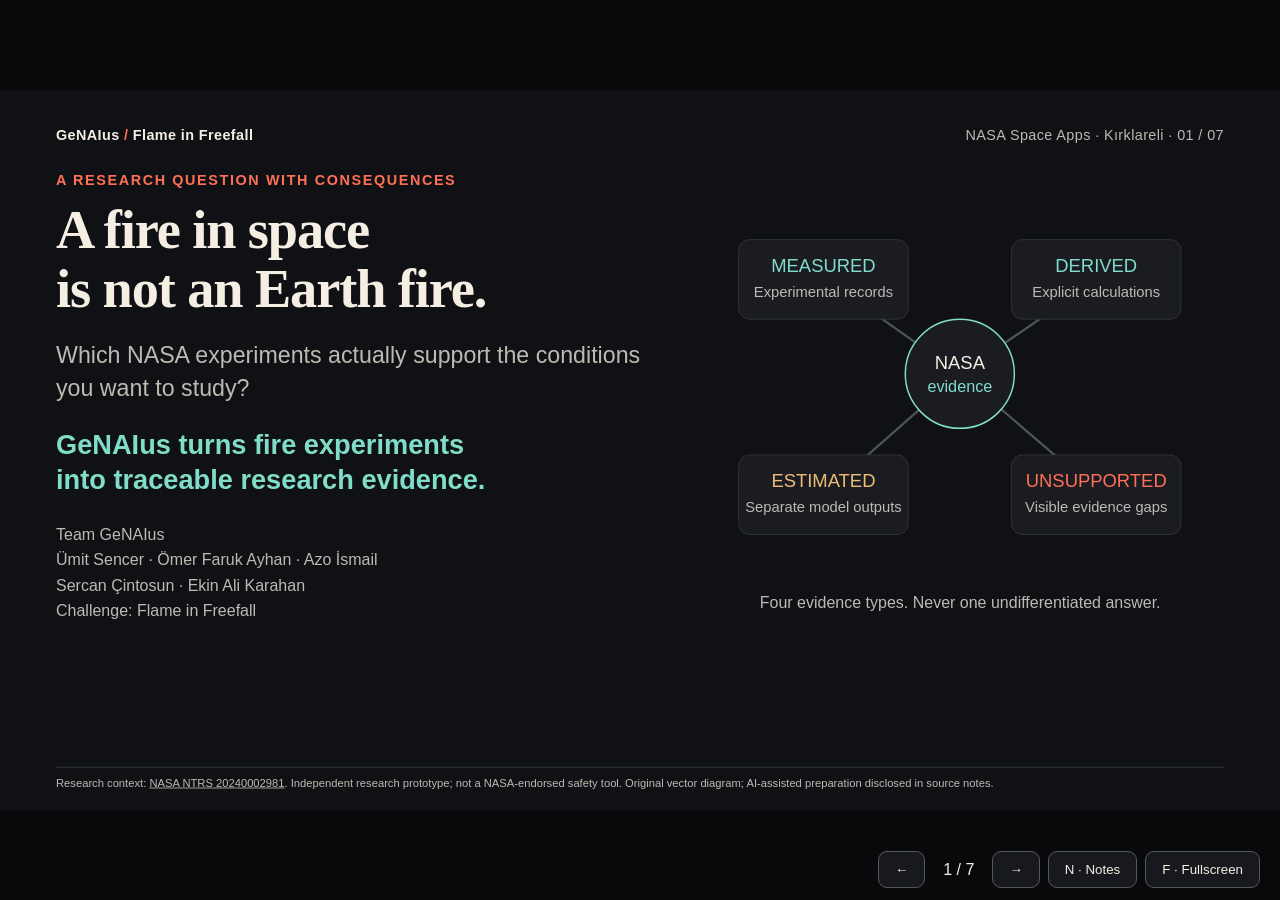
<file: docs/presentation/index.html>
<!doctype html>
<html lang="en">
<head>
<meta charset="utf-8"><meta name="viewport" content="width=device-width,initial-scale=1">
<meta name="description" content="GeNAIus: a seven-slide evidence-led NASA Space Apps Flame in Freefall research demo.">
<meta name="author" content="Team GeNAIus"><meta name="generator" content="AI-assisted HTML presentation; claims reviewed against project evidence">
<title>GeNAIus | From fire experiments to usable evidence</title>
<style>
:root{--bg:#101114;--panel:#1a1c21;--text:#f4eee3;--muted:#bdbab3;--red:#ff7056;--teal:#80ddc7;--line:#383b43}
*{box-sizing:border-box}body{margin:0;background:#08090b;color:var(--text);font-family:Arial,'Segoe UI',sans-serif}#deck{position:fixed;width:1600px;height:900px;left:50%;top:50%;transform-origin:center;background:var(--bg)}.slide{display:none;width:1600px;height:900px;padding:46px 70px 72px;position:relative;overflow:hidden}.slide.active{display:block}.top{display:flex;justify-content:space-between;align-items:center;color:var(--muted);font-size:18px;letter-spacing:.5px;margin-bottom:36px}.brand{color:var(--text);font-weight:700}.brand span{color:var(--red)}.kicker{color:var(--red);font-size:18px;font-weight:700;letter-spacing:2px;text-transform:uppercase;margin:0 0 15px}h1{font-family:Georgia,serif;font-size:59px;line-height:1.08;letter-spacing:-1.4px;margin:0 0 24px}h2{font-size:28px;line-height:1.2;margin:0 0 14px}p{margin:0}.lead{font-size:29px;line-height:1.45;color:var(--muted);max-width:1150px}.accent{color:var(--teal)}.row{display:grid;grid-template-columns:1fr 1.13fr;gap:40px;align-items:center}.grid3{display:grid;grid-template-columns:repeat(3,1fr);gap:22px}.grid2{display:grid;grid-template-columns:1fr 1fr;gap:24px}.card{background:var(--panel);border:1px solid var(--line);border-radius:16px;padding:25px}.card p{font-size:23px;line-height:1.45;color:var(--muted)}.num{font-size:72px;font-weight:700;letter-spacing:-2px;color:var(--teal);line-height:1.05;margin:10px 0}.small{font-size:20px;line-height:1.45;color:var(--muted)}.eyebrow{font-size:17px;letter-spacing:1.4px;text-transform:uppercase;color:var(--teal);margin-bottom:16px}.tag{display:inline-block;border:1px solid var(--line);border-radius:30px;font-size:19px;padding:9px 16px;margin:0 8px 8px 0}.takeaway{border-left:4px solid var(--red);padding:14px 22px;font-size:26px;line-height:1.4;margin-top:24px;background:#191b20}.source{position:absolute;bottom:24px;left:70px;right:70px;border-top:1px solid var(--line);padding-top:10px;color:var(--muted);font-size:14px;line-height:1.35}.source a{color:inherit}.shot{margin:0;background:#060608;border:1px solid var(--line);border-radius:16px;padding:14px}.shot img{display:block;width:100%;height:350px;object-fit:contain}.shot figcaption{color:var(--muted);font-size:17px;padding:10px 3px 0}.steps{display:grid;gap:20px}.step{display:grid;grid-template-columns:40px 1fr;gap:15px;align-items:start}.step b{color:var(--teal);font-size:25px}.step h2{font-size:27px;margin:0 0 7px}.step p{font-size:23px;color:var(--muted);line-height:1.4}.flow{display:grid;grid-template-columns:1fr 34px 1fr 34px 1fr 34px 1fr;align-items:center;gap:10px;margin-top:30px}.flow .card{min-height:137px;padding:23px 20px}.flow h2{font-size:23px}.flow p{font-size:20px}.arrow{color:var(--red);font-size:30px;text-align:center}.state{font-size:32px;font-weight:bold;letter-spacing:1px;margin-bottom:12px}.state.t{color:var(--teal)}.state.p{color:#edbc75}.state.g{color:var(--red)}.timing{display:grid;grid-template-columns:1fr auto 1fr;align-items:center;gap:24px;border-top:2px solid var(--line);border-bottom:2px solid var(--line);padding:22px 0;margin:26px 0}.timing strong{font-size:57px;color:var(--teal)}.timing p{font-size:22px;color:var(--muted);margin-top:7px}.delta{font-size:24px;color:var(--red);text-align:center}.warn{border-left:3px solid #edbc75;padding-left:17px;color:#edbc75!important}.cover h1{font-size:68px}.cover .row{grid-template-columns:1.13fr 1fr;gap:55px}.cover .lead{font-size:29px}.team{margin-top:30px;font-size:20px;color:var(--muted);line-height:1.6}.call{font-size:34px;color:var(--teal);font-weight:700;margin-top:27px;line-height:1.3}.close h1{font-size:62px}.close .grid2{margin-top:30px}.close .card{padding:28px}.close .card p{font-size:24px}.link{color:var(--teal);text-decoration:underline;text-underline-offset:5px}.horizon{margin-top:22px;font-size:21px;color:var(--muted)}nav{position:fixed;right:20px;bottom:12px;display:flex;gap:8px;align-items:center;z-index:10}button{border:1px solid #565860;background:#17191e;color:var(--text);padding:10px 16px;border-radius:9px;cursor:pointer}button:focus-visible{outline:3px solid var(--teal)}#counter{padding:0 10px}aside.notes{display:none}#speaker{position:fixed;bottom:64px;left:20px;right:20px;background:#08090bf5;border:1px solid var(--teal);padding:22px;font-size:21px;line-height:1.5;z-index:11;max-height:35vh;overflow:auto}#speaker[hidden]{display:none}
@media print{@page{size:1600px 900px;margin:0}body{background:var(--bg);print-color-adjust:exact;-webkit-print-color-adjust:exact}#deck{position:static;transform:none!important;width:1600px;height:auto}.slide{display:block!important;break-after:page;page-break-after:always}.slide:last-child{break-after:auto;page-break-after:auto}nav,#speaker{display:none!important}}
@media(prefers-reduced-motion:reduce){*{scroll-behavior:auto!important}}
.slide[aria-label="Scenario coverage and evidence gaps"] .shot img{height:300px}
</style>
</head>
<body><main id="deck">
<section class="slide cover active" aria-label="Project, challenge and team">
<div class="top"><div class="brand">GeNAIus<span> / </span>Flame in Freefall</div><div>NASA Space Apps · Kırklareli · 01 / 07</div></div>
<p class="kicker">A research question with consequences</p>
<div class="row">
<div><h1>A fire in space<br>is not an Earth fire.</h1><p class="lead">Which NASA experiments actually support the conditions you want to study?</p><p class="call">GeNAIus turns fire experiments<br>into traceable research evidence.</p><p class="team">Team GeNAIus<br>Ümit Sencer · Ömer Faruk Ayhan · Azo İsmail<br>Sercan Çintosun · Ekin Ali Karahan<br>Challenge: Flame in Freefall</p></div>
<figure style="margin:0" aria-label="Four distinct kinds of research output">
<svg viewBox="0 0 630 510" role="img" aria-label="NASA evidence connects to measured, derived, estimated and unsupported outputs" style="width:100%;height:470px">
<path d="M315 220 L145 100 M315 220 L490 100 M315 220 L145 370 M315 220 L490 370" fill="none" stroke="#4d535c" stroke-width="3"/>
<circle cx="315" cy="220" r="74" fill="#1a1c21" stroke="#80ddc7" stroke-width="2"/>
<text x="315" y="213" text-anchor="middle" fill="#f4eee3" font-size="25" font-family="Arial">NASA</text><text x="315" y="245" text-anchor="middle" fill="#80ddc7" font-size="22" font-family="Arial">evidence</text>
<g font-family="Arial" text-anchor="middle"><rect x="15" y="38" width="230" height="108" rx="15" fill="#1a1c21" stroke="#383b43"/><text x="130" y="82" fill="#80ddc7" font-size="25">MEASURED</text><text x="130" y="116" fill="#bdbab3" font-size="20">Experimental records</text>
<rect x="385" y="38" width="230" height="108" rx="15" fill="#1a1c21" stroke="#383b43"/><text x="500" y="82" fill="#80ddc7" font-size="25">DERIVED</text><text x="500" y="116" fill="#bdbab3" font-size="20">Explicit calculations</text>
<rect x="15" y="330" width="230" height="108" rx="15" fill="#1a1c21" stroke="#383b43"/><text x="130" y="374" fill="#edbc75" font-size="25">ESTIMATED</text><text x="130" y="408" fill="#bdbab3" font-size="20">Separate model outputs</text>
<rect x="385" y="330" width="230" height="108" rx="15" fill="#1a1c21" stroke="#383b43"/><text x="500" y="374" fill="#ff7056" font-size="25">UNSUPPORTED</text><text x="500" y="408" fill="#bdbab3" font-size="20">Visible evidence gaps</text></g>
</svg><figcaption class="small" style="text-align:center">Four evidence types. Never one undifferentiated answer.</figcaption></figure>
</div>
<p class="source">Research context: <a href="https://ntrs.nasa.gov/citations/20240002981">NASA NTRS 20240002981</a>. Independent research prototype; not a NASA-endorsed safety tool. Original vector diagram; AI-assisted preparation disclosed in source notes.</p>
<aside class="notes">30 seconds. Introduce the team and challenge. Ask which experiment supports the condition. The product separates measurements, calculations, estimates and gaps.</aside>
</section>
<section class="slide" aria-label="NASA data integration">
<div class="top"><div class="brand">GeNAIus<span> / </span>NASA data is the foundation</div><div>02 / 07</div></div>
<p class="kicker">Relevance · From archive to usable records</p><h1>Different experiments. Different questions.</h1>
<p class="lead">We preserve the physical context instead of pooling incompatible evidence.</p>
<div class="grid2" style="margin-top:30px">
<article class="card"><p class="eyebrow">PSI-25 · BASS-II · Solid materials</p><div class="num">129 <span style="font-size:29px;color:var(--text)">test runs</span></div><p>107 unique sample IDs.<br>Material, geometry and initial/final gas readings.</p></article>
<article class="card"><p class="eyebrow">PSI-69 · FLEX · Liquid droplets</p><div class="num">274 <span style="font-size:29px;color:var(--text)">test runs</span></div><p>Fuel, atmosphere, pressure and initial diameter.<br>Burning-rate and experiment-end outcomes.</p></article>
</div>
<div class="takeaway"><strong>403 core runs</strong> power table analysis. A <strong>24-study catalog</strong> supports discovery.</div>
<p class="small" style="margin-top:23px">Separate supporting modules: CFI · SAFFIRE-II · published SAFFIRE IV-VI results · SAME/SAME-2 smoke evidence.</p>
<p class="source">NASA PSI: <a href="https://doi.org/10.60555/4qc4-de67">BASS-II DOI 10.60555/4qc4-de67</a> · <a href="https://doi.org/10.60555/mbq8-0451">FLEX DOI 10.60555/mbq8-0451</a>. Counts: psi_core_manifest.json and psi_24_source_manifest.json. Catalog entries are not all fully integrated datasets.</p>
<aside class="notes">40 seconds. Explain solids versus droplets. NASA data drives calculations and model training. The catalogue is broader than the integrated numerical core; supporting experiments remain separate.</aside>
</section>
<section class="slide" aria-label="Material Lab user journey">
<div class="top"><div class="brand">GeNAIus<span> / </span>Material Lab & Data</div><div>03 / 07</div></div>
<p class="kicker">User journey · A researcher comparing materials</p><h1>From a question to the actual test.</h1>
<div class="row" style="margin-top:30px;grid-template-columns:.8fr 1.2fr">
<div class="steps"><div class="step"><b>01</b><div><h2>Select conditions.</h2><p>Choose oxygen, material and geometry.</p></div></div><div class="step"><b>02</b><div><h2>Compare measured results.</h2><p>Inspect valid gas changes and their spread.</p></div></div><div class="step"><b>03</b><div><h2>Inspect and export evidence.</h2><p>Keep test IDs, units and source locations.</p></div></div></div>
<figure class="shot"><img src="assets/material-lab.png" alt="Actual Material Lab scatter plot comparing recorded starting oxygen and CO change"><figcaption>Actual product · each point is a recorded BASS-II test.</figcaption></figure>
</div>
<div class="takeaway">Missing readings stay missing. Measurement comparisons are not safety rankings.</div>
<p class="source">NASA PSI-25 CSV and ReadMe; frontend/js/lab.js and stats.js; src/genaius/analytics.py and data/query.py. Raw values and initial/final status remain distinct. SHA-256 establishes file identity, not scientific validity.</p>
<aside class="notes">40 seconds. Follow one user journey: choose, compare, inspect. Point at a measured dot. Explain that the source record can be opened and exported; no gas value is invented for missing endpoints.</aside>
</section>
<section class="slide" aria-label="Scenario coverage and evidence gaps">
<div class="top"><div class="brand">GeNAIus<span> / </span>Fire Animation & Scenario Check</div><div>04 / 07</div></div>
<p class="kicker">Creative contribution · Make the limits visible</p><h1>A nearby test is not the same test.</h1>
<div class="row" style="grid-template-columns:.85fr 1.15fr;margin-top:25px">
<div><p class="lead">“Was PMMA at 34% oxygen tested for a Moon habitat?”</p><div class="state g" style="margin-top:28px">GAP in our indexed core.</div><p class="small">This is not a claim that NASA has never tested the condition.</p><p class="small" style="margin-top:24px">The animation explains the concept; it is not CFD or a measured test replay.</p></div>
<figure class="shot"><img src="assets/scenario.png" alt="Actual GAP result for PMMA at 34 percent oxygen and Moon gravity"><figcaption>Actual product · nearest records retain their condition differences.</figcaption></figure>
</div>
<div class="grid3" style="margin-top:23px"><article class="card"><div class="state t">TESTED</div><p>A recorded test matches all supplied conditions.</p></article><article class="card"><div class="state p">PARTIAL</div><p>Fuel and oxygen match; other conditions differ or are unrecorded.</p></article><article class="card"><div class="state g">GAP</div><p>No fuel/material and oxygen match in the indexed core.</p></article></div>
<p class="source">scenario_check.py: strict match ±0.05 O₂ percentage points, ±0.01 atm. Fire's nearby FLEX reference window starts at ±2 O₂ points / ±0.1 atm and may widen; it does not determine TESTED status. All labels describe indexed evidence, not safety.</p>
<aside class="notes">45 seconds. Show the GAP screenshot. A nearby test can be useful without matching the requested condition. Distinguish the wider reference search from the strict scenario labels.</aside>
</section>
<section class="slide" aria-label="SAFFIRE VI-3 case demonstration">
<div class="top"><div class="brand">GeNAIus<span> / </span>SAFFIRE Case Study</div><div>05 / 07</div></div>
<p class="kicker">A concrete case · Uncrewed Cygnus spacecraft</p><h1>344 seconds that need context.</h1>
<div class="row" style="margin-top:25px;grid-template-columns:1fr 1fr">
<div><p class="lead">Saffire VI-3: connect published fire and smoke observations.</p><div class="timing"><div><strong>637 s</strong><p>Ignition</p></div><div class="delta">+344 s<br><span class="small">derived</span></div><div><strong>981 s</strong><p>Smoke criterion</p></div></div><p class="small">The authors selected 1 mg/m³ as a smoke-concentration criterion.</p><p class="small warn" style="margin-top:24px">This interval is not an operational alarm delay or a crew-exposure calculation.</p></div>
<figure class="shot"><img src="assets/case-timeline.png" alt="Actual SAFFIRE VI-3 case timeline with source-linked events"><figcaption>Actual product · conditions, gas results and event sources stay linked.</figcaption></figure>
</div>
<div class="takeaway">Reported observation + explicit derivation + visible limitation.</div>
<p class="source">NASA NTRS <a href="https://ntrs.nasa.gov/citations/20240002981">20240002981, p.5 / Fig.7</a> · <a href="https://ntrs.nasa.gov/citations/20240007488">20240007488, slides 16-19 / 21</a>. Derived interval: 981 - 637 = 344 s. Reported burn duration (780 s) is separate from flow termination.</p>
<aside class="notes">45 seconds. State the two reported timestamps and our derived difference. Never call this operational alarm latency. This is evidence integration, not a new physical discovery.</aside>
</section>
<section class="slide" aria-label="Methods and validation">
<div class="top"><div class="brand">GeNAIus<span> / </span>Evidence Assistant & FLEX Models</div><div>06 / 07</div></div>
<p class="kicker">Validity · Different tools for different jobs</p><h1>Calculations stay outside the language model.</h1>
<div class="flow"><article class="card"><h2>NASA sources</h2><p>CSV / XLSX / reports</p></article><span class="arrow">→</span><article class="card"><h2>Retrieve & compute</h2><p>Typed tables + BM25</p></article><span class="arrow">→</span><article class="card"><h2>Optional LLM</h2><p>Evidence-bound wording</p></article><span class="arrow">→</span><article class="card"><h2>Check & cite</h2><p>Schema, IDs, units, fallback</p></article></div>
<div class="grid2" style="margin-top:25px">
<article class="card"><p class="eyebrow">Separate model · Ridge regression</p><h2>Burning-rate constant K</h2><div class="num" style="font-size:45px">R² 0.708</div><p>Recorded grouped-CV result.<br>Experimental estimates within data support.</p></article>
<article class="card"><p class="eyebrow">Separate model · Logistic regression</p><h2>Extinction classification</h2><p>Research score, not a safety probability.</p><p class="warn" style="margin-top:17px">32 of 82 non-extinction runs were falsely classified as extinction.</p></article>
</div>
<p class="small" style="margin-top:22px">Table/scenario answers bypass the LLM. Invalid synthesis falls back to deterministic evidence. Checks do not guarantee semantic truth.</p>
<p class="source">Stack: Python / FastAPI / Pydantic; JavaScript / SVG / Canvas; scikit-learn pipelines with GroupKFold. Evidence: flex_acceptance_v2.json (atmosphere + pressure grouping, threshold 0.5), answering/, openrouter.py, retrieval/bm25.py. Metrics are recorded evaluation results, not newly rerun benchmarks.</p>
<aside class="notes">60 seconds. Explain deterministic calculations versus optional wording. State the regression metric as explained variance, not accuracy. Disclose the classification weakness. No embeddings, no claim of zero hallucination, no guaranteed safety.</aside>
</section>
<section class="slide close" aria-label="Contribution, impact and next steps">
<div class="top"><div class="brand">GeNAIus<span> / </span>Flame in Freefall</div><div>07 / 07</div></div>
<p class="kicker">Impact · Make existing NASA knowledge easier to use</p><h1>Know what was tested.<br>See what still needs evidence.</h1>
<div class="grid2"><article class="card"><p class="eyebrow">What works today</p><h2>A traceable research workflow.</h2><p>Compare measurements, inspect sources, check coverage and explore separate model estimates.</p></article><article class="card"><p class="eyebrow">Who it can help</p><h2>Researchers and engineering teams.</h2><p>A clearer starting point for evidence review, experiment planning and further investigation.</p></article></div>
<div class="takeaway"><strong>Our contribution:</strong> connect the evidence without hiding its boundaries.</div>
<p class="horizon"><strong>Next validation:</strong> expert-reviewed questions, user studies and broader experimental coverage. Adoption and time savings have not been measured.</p>
<p style="margin-top:26px;font-size:25px"><a class="link" href="https://github.com/Umitsencer/genaius-flame-in-freefall">Open the project, data documentation and reproducible source</a></p>
<p class="source">Public project: github.com/Umitsencer/genaius-flame-in-freefall · Source references: docs/DATA_AND_MODELS.md · AI disclosure: docs/AI_USE.md. Independent research prototype, not operational fire protection or safety certification.</p>
<aside class="notes">40 seconds. Close with the integrated contribution, not a claim to have invented the underlying methods. Explain intended benefit and next validation. Point to the public project link for methods and sources.</aside>
</section>
</main>
<nav aria-label="Presentation controls"><button id="prev" aria-label="Previous slide">←</button><span id="counter">1 / 7</span><button id="next" aria-label="Next slide">→</button><button id="notes" aria-label="Presenter notes">N · Notes</button><button id="full" aria-label="Fullscreen">F · Fullscreen</button></nav>
<aside id="speaker" hidden aria-live="polite"></aside>
<script>
(function(){'use strict';var slides=Array.from(document.querySelectorAll('.slide')),i=0,deck=document.getElementById('deck'),speaker=document.getElementById('speaker');
function fit(){deck.style.transform='translate(-50%,-50%) scale('+Math.min(innerWidth/1600,innerHeight/900)+')'}
function go(n){i=Math.max(0,Math.min(slides.length-1,n));slides.forEach(function(s,k){s.classList.toggle('active',k===i);s.setAttribute('aria-hidden',String(k!==i))});document.getElementById('counter').textContent=(i+1)+' / '+slides.length;document.getElementById('prev').disabled=i===0;document.getElementById('next').disabled=i===slides.length-1;speaker.textContent=slides[i].querySelector('.notes').textContent;history.replaceState(null,'','#'+(i+1))}
function full(){if(document.fullscreenElement)document.exitFullscreen();else document.documentElement.requestFullscreen()}
window.goSlide=go;document.getElementById('prev').onclick=function(){go(i-1)};document.getElementById('next').onclick=function(){go(i+1)};document.getElementById('notes').onclick=function(){speaker.hidden=!speaker.hidden};document.getElementById('full').onclick=full;
addEventListener('keydown',function(e){if(e.ctrlKey||e.metaKey||e.altKey)return;if(['ArrowRight','PageDown',' '].includes(e.key)){e.preventDefault();go(i+1)}else if(['ArrowLeft','PageUp'].includes(e.key)){e.preventDefault();go(i-1)}else if(e.key==='Home')go(0);else if(e.key==='End')go(slides.length-1);else if(e.key.toLowerCase()==='n')speaker.hidden=!speaker.hidden;else if(e.key.toLowerCase()==='f')full()});addEventListener('resize',fit);fit();go((parseInt(location.hash.slice(1),10)||1)-1);
})();
</script></body></html>
</file>
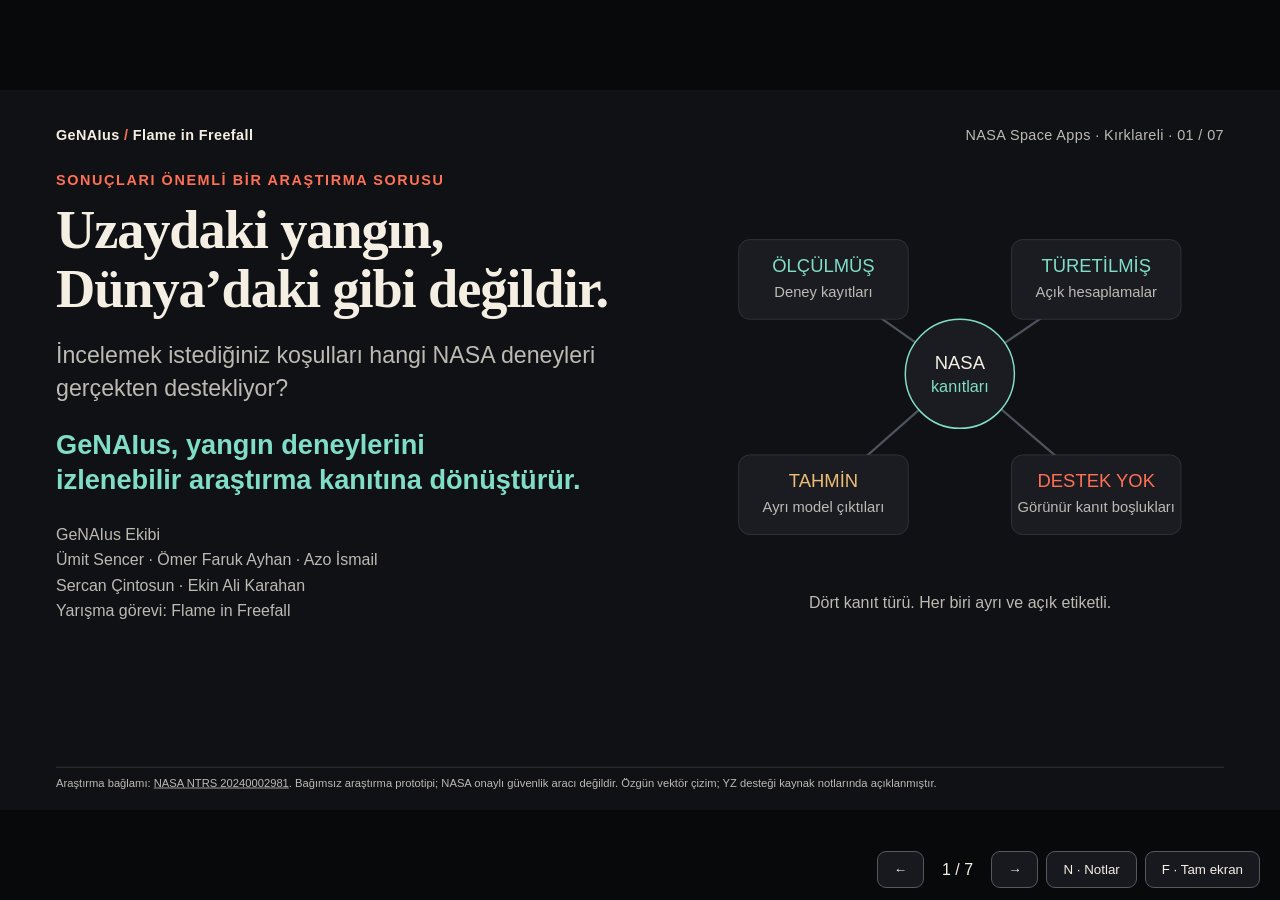
<file: docs/presentation/index-tr.html>
<!doctype html>
<html lang="tr">
<head>
<meta charset="utf-8"><meta name="viewport" content="width=device-width,initial-scale=1">
<meta name="description" content="GeNAIus: NASA deney kanıtlarına dayanan yedi slaytlık Flame in Freefall araştırma sunumu.">
<meta name="author" content="GeNAIus Ekibi"><meta name="generator" content="YZ destekli HTML sunumu; iddialar proje kanıtlarıyla incelendi">
<title>GeNAIus | Yangın deneylerinden kullanılabilir kanıta</title>
<style>
:root{--bg:#101114;--panel:#1a1c21;--text:#f4eee3;--muted:#bdbab3;--red:#ff7056;--teal:#80ddc7;--line:#383b43}
*{box-sizing:border-box}body{margin:0;background:#08090b;color:var(--text);font-family:Arial,'Segoe UI',sans-serif}#deck{position:fixed;width:1600px;height:900px;left:50%;top:50%;transform-origin:center;background:var(--bg)}.slide{display:none;width:1600px;height:900px;padding:46px 70px 72px;position:relative;overflow:hidden}.slide.active{display:block}.top{display:flex;justify-content:space-between;align-items:center;color:var(--muted);font-size:18px;letter-spacing:.5px;margin-bottom:36px}.brand{color:var(--text);font-weight:700}.brand span{color:var(--red)}.kicker{color:var(--red);font-size:18px;font-weight:700;letter-spacing:2px;text-transform:uppercase;margin:0 0 15px}h1{font-family:Georgia,serif;font-size:59px;line-height:1.08;letter-spacing:-1.4px;margin:0 0 24px}h2{font-size:28px;line-height:1.2;margin:0 0 14px}p{margin:0}.lead{font-size:29px;line-height:1.45;color:var(--muted);max-width:1150px}.accent{color:var(--teal)}.row{display:grid;grid-template-columns:1fr 1.13fr;gap:40px;align-items:center}.grid3{display:grid;grid-template-columns:repeat(3,1fr);gap:22px}.grid2{display:grid;grid-template-columns:1fr 1fr;gap:24px}.card{background:var(--panel);border:1px solid var(--line);border-radius:16px;padding:25px}.card p{font-size:23px;line-height:1.45;color:var(--muted)}.num{font-size:72px;font-weight:700;letter-spacing:-2px;color:var(--teal);line-height:1.05;margin:10px 0}.small{font-size:20px;line-height:1.45;color:var(--muted)}.eyebrow{font-size:17px;letter-spacing:1.4px;text-transform:uppercase;color:var(--teal);margin-bottom:16px}.tag{display:inline-block;border:1px solid var(--line);border-radius:30px;font-size:19px;padding:9px 16px;margin:0 8px 8px 0}.takeaway{border-left:4px solid var(--red);padding:14px 22px;font-size:26px;line-height:1.4;margin-top:24px;background:#191b20}.source{position:absolute;bottom:24px;left:70px;right:70px;border-top:1px solid var(--line);padding-top:10px;color:var(--muted);font-size:14px;line-height:1.35}.source a{color:inherit}.shot{margin:0;background:#060608;border:1px solid var(--line);border-radius:16px;padding:14px}.shot img{display:block;width:100%;height:350px;object-fit:contain}.shot figcaption{color:var(--muted);font-size:17px;padding:10px 3px 0}.steps{display:grid;gap:20px}.step{display:grid;grid-template-columns:40px 1fr;gap:15px;align-items:start}.step b{color:var(--teal);font-size:25px}.step h2{font-size:27px;margin:0 0 7px}.step p{font-size:23px;color:var(--muted);line-height:1.4}.flow{display:grid;grid-template-columns:1fr 34px 1fr 34px 1fr 34px 1fr;align-items:center;gap:10px;margin-top:30px}.flow .card{min-height:137px;padding:23px 20px}.flow h2{font-size:23px}.flow p{font-size:20px}.arrow{color:var(--red);font-size:30px;text-align:center}.state{font-size:32px;font-weight:bold;letter-spacing:1px;margin-bottom:12px}.state.t{color:var(--teal)}.state.p{color:#edbc75}.state.g{color:var(--red)}.timing{display:grid;grid-template-columns:1fr auto 1fr;align-items:center;gap:24px;border-top:2px solid var(--line);border-bottom:2px solid var(--line);padding:22px 0;margin:26px 0}.timing strong{font-size:57px;color:var(--teal)}.timing p{font-size:22px;color:var(--muted);margin-top:7px}.delta{font-size:24px;color:var(--red);text-align:center}.warn{border-left:3px solid #edbc75;padding-left:17px;color:#edbc75!important}.cover h1{font-size:68px}.cover .row{grid-template-columns:1.13fr 1fr;gap:55px}.cover .lead{font-size:29px}.team{margin-top:30px;font-size:20px;color:var(--muted);line-height:1.6}.call{font-size:34px;color:var(--teal);font-weight:700;margin-top:27px;line-height:1.3}.close h1{font-size:62px}.close .grid2{margin-top:30px}.close .card{padding:28px}.close .card p{font-size:24px}.link{color:var(--teal);text-decoration:underline;text-underline-offset:5px}.horizon{margin-top:22px;font-size:21px;color:var(--muted)}nav{position:fixed;right:20px;bottom:12px;display:flex;gap:8px;align-items:center;z-index:10}button{border:1px solid #565860;background:#17191e;color:var(--text);padding:10px 16px;border-radius:9px;cursor:pointer}button:focus-visible{outline:3px solid var(--teal)}#counter{padding:0 10px}aside.notes{display:none}#speaker{position:fixed;bottom:64px;left:20px;right:20px;background:#08090bf5;border:1px solid var(--teal);padding:22px;font-size:21px;line-height:1.5;z-index:11;max-height:35vh;overflow:auto}#speaker[hidden]{display:none}
@media print{@page{size:1600px 900px;margin:0}body{background:var(--bg);print-color-adjust:exact;-webkit-print-color-adjust:exact}#deck{position:static;transform:none!important;width:1600px;height:auto}.slide{display:block!important;break-after:page;page-break-after:always}.slide:last-child{break-after:auto;page-break-after:auto}nav,#speaker{display:none!important}}
@media(prefers-reduced-motion:reduce){*{scroll-behavior:auto!important}}
.slide[aria-label="Senaryo kapsamı ve kanıt boşlukları"] .shot img{height:300px}
</style>
</head>
<body><main id="deck">
<section class="slide cover active" aria-label="Proje, görev ve ekip">
<div class="top"><div class="brand">GeNAIus<span> / </span>Flame in Freefall</div><div>NASA Space Apps · Kırklareli · 01 / 07</div></div>
<p class="kicker">Sonuçları önemli bir araştırma sorusu</p>
<div class="row">
<div><h1>Uzaydaki yangın,<br>Dünya’daki gibi değildir.</h1><p class="lead">İncelemek istediğiniz koşulları hangi NASA deneyleri gerçekten destekliyor?</p><p class="call">GeNAIus, yangın deneylerini<br>izlenebilir araştırma kanıtına dönüştürür.</p><p class="team">GeNAIus Ekibi<br>Ümit Sencer · Ömer Faruk Ayhan · Azo İsmail<br>Sercan Çintosun · Ekin Ali Karahan<br>Yarışma görevi: Flame in Freefall</p></div>
<figure style="margin:0" aria-label="Dört ayrı araştırma çıktısı türü">
<svg viewBox="0 0 630 510" role="img" aria-label="NASA kanıtları: ölçülmüş, türetilmiş, tahmin edilmiş ve desteklenmeyen çıktılar" style="width:100%;height:470px">
<path d="M315 220 L145 100 M315 220 L490 100 M315 220 L145 370 M315 220 L490 370" fill="none" stroke="#4d535c" stroke-width="3"/>
<circle cx="315" cy="220" r="74" fill="#1a1c21" stroke="#80ddc7" stroke-width="2"/>
<text x="315" y="213" text-anchor="middle" fill="#f4eee3" font-size="25" font-family="Arial">NASA</text><text x="315" y="245" text-anchor="middle" fill="#80ddc7" font-size="22" font-family="Arial">kanıtları</text>
<g font-family="Arial" text-anchor="middle"><rect x="15" y="38" width="230" height="108" rx="15" fill="#1a1c21" stroke="#383b43"/><text x="130" y="82" fill="#80ddc7" font-size="25">ÖLÇÜLMÜŞ</text><text x="130" y="116" fill="#bdbab3" font-size="20">Deney kayıtları</text>
<rect x="385" y="38" width="230" height="108" rx="15" fill="#1a1c21" stroke="#383b43"/><text x="500" y="82" fill="#80ddc7" font-size="25">TÜRETİLMİŞ</text><text x="500" y="116" fill="#bdbab3" font-size="20">Açık hesaplamalar</text>
<rect x="15" y="330" width="230" height="108" rx="15" fill="#1a1c21" stroke="#383b43"/><text x="130" y="374" fill="#edbc75" font-size="25">TAHMİN</text><text x="130" y="408" fill="#bdbab3" font-size="20">Ayrı model çıktıları</text>
<rect x="385" y="330" width="230" height="108" rx="15" fill="#1a1c21" stroke="#383b43"/><text x="500" y="374" fill="#ff7056" font-size="25">DESTEK YOK</text><text x="500" y="408" fill="#bdbab3" font-size="20">Görünür kanıt boşlukları</text></g>
</svg><figcaption class="small" style="text-align:center">Dört kanıt türü. Her biri ayrı ve açık etiketli.</figcaption></figure>
</div>
<p class="source">Araştırma bağlamı: <a href="https://ntrs.nasa.gov/citations/20240002981">NASA NTRS 20240002981</a>. Bağımsız araştırma prototipi; NASA onaylı güvenlik aracı değildir. Özgün vektör çizim; YZ desteği kaynak notlarında açıklanmıştır.</p>
<aside class="notes">30 saniye. Ekibi ve görevi tanıt. Ölçüm, hesap, tahmin ve kanıt boşluğunun ayrı olduğunu vurgula.</aside>
</section>
<section class="slide" aria-label="NASA verisi entegrasyonu">
<div class="top"><div class="brand">GeNAIus<span> / </span>Temelimiz NASA verileri</div><div>02 / 07</div></div>
<p class="kicker">Uygunluk · Arşivden kullanılabilir kayıtlara</p><h1>Farklı deneyler. Farklı sorular.</h1>
<p class="lead">Uyumsuz kanıtları birleştirmek yerine deneylerin fiziksel bağlamını koruyoruz.</p>
<div class="grid2" style="margin-top:30px">
<article class="card"><p class="eyebrow">PSI-25 · BASS-II · Katı malzemeler</p><div class="num">129 <span style="font-size:29px;color:var(--text)">deney koşusu</span></div><p>107 farklı numune kimliği.<br>Malzeme, geometri ve başlangıç/son gaz ölçümleri.</p></article>
<article class="card"><p class="eyebrow">PSI-69 · FLEX · Sıvı damlacıkları</p><div class="num">274 <span style="font-size:29px;color:var(--text)">deney koşusu</span></div><p>Yakıt, atmosfer, basınç ve başlangıç çapı.<br>Yanma hızı ve deney sonlanma sonuçları.</p></article>
</div>
<div class="takeaway"><strong>403 çekirdek koşu</strong> tablo analizini besler. <strong>24 araştırmalık katalog</strong> kaynak keşfini destekler.</div>
<p class="small" style="margin-top:23px">Ayrı destek modülleri: CFI · SAFFIRE-II · yayımlanmış SAFFIRE IV-VI sonuçları · SAME/SAME-2 duman kanıtları.</p>
<p class="source">NASA PSI: <a href="https://doi.org/10.60555/4qc4-de67">BASS-II DOI 10.60555/4qc4-de67</a> · <a href="https://doi.org/10.60555/mbq8-0451">FLEX DOI 10.60555/mbq8-0451</a>. Sayılar: psi_core_manifest.json ve psi_24_source_manifest.json. Katalogdaki her araştırma tam sayısal entegrasyon değildir.</p>
<aside class="notes">40 saniye. Katı malzeme ve damlacık deneylerini ayır. NASA verileri hesapları ve eğitimi besler; katalog sayısal çekirdekten geniştir.</aside>
</section>
<section class="slide" aria-label="Malzeme laboratuvarı kullanıcı akışı">
<div class="top"><div class="brand">GeNAIus<span> / </span>Malzeme Laboratuvarı ve Veri</div><div>03 / 07</div></div>
<p class="kicker">Kullanıcı akışı · Malzemeleri karşılaştıran araştırmacı</p><h1>Sorudan gerçek deney kaydına.</h1>
<div class="row" style="margin-top:30px;grid-template-columns:.8fr 1.2fr">
<div class="steps"><div class="step"><b>01</b><div><h2>Koşulları seç.</h2><p>Oksijen, malzeme ve geometriyi belirle.</p></div></div><div class="step"><b>02</b><div><h2>Ölçülen sonuçları karşılaştır.</h2><p>Geçerli gaz değişimlerini ve dağılımını incele.</p></div></div><div class="step"><b>03</b><div><h2>Kanıtı incele ve dışa aktar.</h2><p>Deney kimliği, birim ve kaynak konumunu koru.</p></div></div></div>
<figure class="shot"><img src="assets/material-lab.png" alt="Başlangıç oksijeni ve CO değişimini karşılaştıran gerçek laboratuvar grafiği"><figcaption>Gerçek uygulama · her nokta kayıtlı bir BASS-II deneyidir.</figcaption></figure>
</div>
<div class="takeaway">Eksik ölçüm eksik kalır. Ölçüm karşılaştırması güvenlik sıralaması değildir.</div>
<p class="source">NASA PSI-25 CSV ve ReadMe; frontend/js/lab.js ve stats.js; src/genaius/analytics.py ve data/query.py. Ham değerler ve başlangıç/son ayrımı korunur. SHA-256 dosya kimliğini doğrular; bilimsel geçerliliği değil.</p>
<aside class="notes">40 saniye. Seç, karşılaştır, kaynağı aç. Ölçülmüş bir noktayı göster; eksik gaz değeri üretilmediğini anlat.</aside>
</section>
<section class="slide" aria-label="Senaryo kapsamı ve kanıt boşlukları">
<div class="top"><div class="brand">GeNAIus<span> / </span>Alev Animasyonu ve Senaryo Kontrolü</div><div>04 / 07</div></div>
<p class="kicker">Yaratıcı katkı · Sınırları görünür kıl</p><h1>Yakın deney, aynı deney değildir.</h1>
<div class="row" style="grid-template-columns:.85fr 1.15fr;margin-top:25px">
<div><p class="lead">“Ay yaşam alanı için %34 oksijende PMMA testi var mı?”</p><div class="state g" style="margin-top:28px">İndekslenen çekirdeğimizde GAP.</div><p class="small">Bu, NASA’nın bu koşulu hiç test etmediği iddiası değildir.</p><p class="small" style="margin-top:24px">Animasyon kavramsal anlatımdır; CFD veya deney kaydı değildir.</p></div>
<figure class="shot"><img src="assets/scenario.png" alt="Yüzde 34 oksijen ve Ay yerçekiminde PMMA için gerçek GAP sonucu"><figcaption>Gerçek uygulama · yakın kayıtların koşul farkları korunur.</figcaption></figure>
</div>
<div class="grid3" style="margin-top:23px"><article class="card"><div class="state t">TESTED</div><p>Kayıtlı deney, girilen tüm koşullarla eşleşir.</p></article><article class="card"><div class="state p">PARTIAL</div><p>Yakıt ve oksijen eşleşir; diğer koşullar farklı veya kayıtsızdır.</p></article><article class="card"><div class="state g">GAP</div><p>İndekslenen çekirdekte yakıt/malzeme ve oksijen eşleşmesi yoktur.</p></article></div>
<p class="source">scenario_check.py: kesin eşleşme ±0,05 O₂ yüzde puanı, ±0,01 atm. Yakın FLEX araması ±2 O₂ puanı / ±0,1 atm ile başlar, genişleyebilir; TESTED etiketini belirlemez. Etiketler güvenliği değil, indekslenen kanıtı gösterir.</p>
<aside class="notes">45 saniye. GAP ekranını göster. Yakın referans araması ile kesin senaryo eşleşmesini ayır.</aside>
</section>
<section class="slide" aria-label="SAFFIRE VI-3 vaka gösterimi">
<div class="top"><div class="brand">GeNAIus<span> / </span>SAFFIRE Vaka İncelemesi</div><div>05 / 07</div></div>
<p class="kicker">Somut vaka · İnsansız Cygnus uzay aracı</p><h1>Bağlamıyla okunması gereken 344 saniye.</h1>
<div class="row" style="margin-top:25px;grid-template-columns:1fr 1fr">
<div><p class="lead">Saffire VI-3: yayımlanmış yangın ve duman gözlemlerini bağla.</p><div class="timing"><div><strong>637 s</strong><p>Ateşleme</p></div><div class="delta">+344 s<br><span class="small">türetilmiş</span></div><div><strong>981 s</strong><p>Duman ölçütü</p></div></div><p class="small">Yazarlar duman konsantrasyonu ölçütü olarak 1 mg/m³ seçmiştir.</p><p class="small warn" style="margin-top:24px">Bu süre operasyonel alarm gecikmesi veya mürettebat maruziyeti hesabı değildir.</p></div>
<figure class="shot"><img src="assets/case-timeline.png" alt="Kaynakları bağlı gerçek SAFFIRE VI-3 zaman çizelgesi"><figcaption>Gerçek uygulama · koşullar, gaz sonuçları ve olay kaynakları bağlıdır.</figcaption></figure>
</div>
<div class="takeaway">Raporlanmış gözlem + açık hesaplama + görünür sınır.</div>
<p class="source">NASA NTRS <a href="https://ntrs.nasa.gov/citations/20240002981">20240002981, s.5 / Şekil 7</a> · <a href="https://ntrs.nasa.gov/citations/20240007488">20240007488, slayt 16-19 / 21</a>. Türetilmiş süre: 981 - 637 = 344 s. Raporlanan yanma süresi (780 s), akışın durdurulmasından ayrıdır.</p>
<aside class="notes">45 saniye. İki raporlanmış zaman ve hesaplanan farkı anlat. Operasyonel alarm gecikmesi veya yeni fizik keşfi deme.</aside>
</section>
<section class="slide" aria-label="Yöntemler ve doğrulama">
<div class="top"><div class="brand">GeNAIus<span> / </span>Kanıt Asistanı ve FLEX Modelleri</div><div>06 / 07</div></div>
<p class="kicker">Geçerlilik · Farklı işler için farklı araçlar</p><h1>Hesaplamalar dil modeline bırakılmaz.</h1>
<div class="flow"><article class="card"><h2>NASA kaynakları</h2><p>CSV / XLSX / raporlar</p></article><span class="arrow">→</span><article class="card"><h2>Bul ve hesapla</h2><p>Tipli tablolar + BM25</p></article><span class="arrow">→</span><article class="card"><h2>İsteğe bağlı LLM</h2><p>Kanıta bağlı açıklama</p></article><span class="arrow">→</span><article class="card"><h2>Denetle ve kaynakla</h2><p>Şema, kimlik, birim, yedek</p></article></div>
<div class="grid2" style="margin-top:25px">
<article class="card"><p class="eyebrow">Ayrı model · Ridge regresyon</p><h2>Yanma hızı sabiti K</h2><div class="num" style="font-size:45px">R² 0,708</div><p>Kayıtlı gruplu çapraz doğrulama sonucu.<br>Veri desteği içinde deneysel tahminler.</p></article>
<article class="card"><p class="eyebrow">Ayrı model · Lojistik regresyon</p><h2>Sönme sınıflandırması</h2><p>Araştırma skoru; güvenlik olasılığı değildir.</p><p class="warn" style="margin-top:17px">Sönme olmayan 82 koşunun 32’si yanlışlıkla sönme olarak sınıflandırıldı.</p></article>
</div>
<p class="small" style="margin-top:22px">Tablo/senaryo yanıtları LLM’e gitmez. Geçersiz sentezde deterministik kanıt gösterilir. Denetimler anlamsal doğruluğu garanti etmez.</p>
<p class="source">Altyapı: Python / FastAPI / Pydantic; JavaScript / SVG / Canvas; scikit-learn ve GroupKFold. Kanıt: flex_acceptance_v2.json (atmosfer + basınç gruplaması, eşik 0,5), answering/, openrouter.py, retrieval/bm25.py. Metrikler kayıtlı değerlendirmedendir; yeniden ölçülmemiştir.</p>
<aside class="notes">60 saniye. Hesaplama ile isteğe bağlı açıklamayı ayır. R² doğruluk yüzdesi değildir. Sınıflandırma zayıflığını açıkla; güvenlik garantisi verme.</aside>
</section>
<section class="slide close" aria-label="Katkı, etki ve sonraki adımlar">
<div class="top"><div class="brand">GeNAIus<span> / </span>Flame in Freefall</div><div>07 / 07</div></div>
<p class="kicker">Etki · NASA bilgisini kullanmayı kolaylaştır</p><h1>Neyin test edildiğini bil.<br>Nerede kanıt gerektiğini gör.</h1>
<div class="grid2"><article class="card"><p class="eyebrow">Bugün çalışanlar</p><h2>İzlenebilir araştırma akışı.</h2><p>Ölçümleri karşılaştır, kaynakları incele, kapsamı kontrol et ve ayrı model tahminlerini keşfet.</p></article><article class="card"><p class="eyebrow">Kime yardımcı olabilir</p><h2>Araştırmacılar ve mühendislik ekipleri.</h2><p>Kanıt inceleme, deney planlama ve ileri araştırmalar için daha anlaşılır bir başlangıç.</p></article></div>
<div class="takeaway"><strong>Katkımız:</strong> kanıtları sınırlarını gizlemeden bir araya getirmek.</div>
<p class="horizon"><strong>Sonraki doğrulama:</strong> uzman incelemeli sorular, kullanıcı çalışmaları ve daha geniş deney kapsamı. Kullanım yaygınlığı ve zaman kazancı ölçülmedi.</p>
<p style="margin-top:26px;font-size:25px"><a class="link" href="https://github.com/Umitsencer/genaius-flame-in-freefall">Projeyi, veri belgelerini ve yeniden çalıştırılabilir kaynak kodunu aç</a></p>
<p class="source">Herkese açık proje: github.com/Umitsencer/genaius-flame-in-freefall · Veri kaynakları: docs/DATA_AND_MODELS.md · YZ açıklaması: docs/AI_USE.md. Bağımsız araştırma prototipidir; operasyonel yangın koruması veya güvenlik sertifikası değildir.</p>
<aside class="notes">40 saniye. Katkıyı, hedeflenen faydayı ve sonraki doğrulamayı anlat. Yöntemleri icat ettiğimizi söyleme; proje bağlantısını göster.</aside>
</section>
</main>
<nav aria-label="Sunum kontrolleri"><button id="prev" aria-label="Önceki slayt">←</button><span id="counter">1 / 7</span><button id="next" aria-label="Sonraki slayt">→</button><button id="notes" aria-label="Konuşmacı notları">N · Notlar</button><button id="full" aria-label="Tam ekran">F · Tam ekran</button></nav>
<aside id="speaker" hidden aria-live="polite"></aside>
<script>
(function(){'use strict';var slides=Array.from(document.querySelectorAll('.slide')),i=0,deck=document.getElementById('deck'),speaker=document.getElementById('speaker');
function fit(){deck.style.transform='translate(-50%,-50%) scale('+Math.min(innerWidth/1600,innerHeight/900)+')'}
function go(n){i=Math.max(0,Math.min(slides.length-1,n));slides.forEach(function(s,k){s.classList.toggle('active',k===i);s.setAttribute('aria-hidden',String(k!==i))});document.getElementById('counter').textContent=(i+1)+' / '+slides.length;document.getElementById('prev').disabled=i===0;document.getElementById('next').disabled=i===slides.length-1;speaker.textContent=slides[i].querySelector('.notes').textContent;history.replaceState(null,'','#'+(i+1))}
function full(){if(document.fullscreenElement)document.exitFullscreen();else document.documentElement.requestFullscreen()}
window.goSlide=go;document.getElementById('prev').onclick=function(){go(i-1)};document.getElementById('next').onclick=function(){go(i+1)};document.getElementById('notes').onclick=function(){speaker.hidden=!speaker.hidden};document.getElementById('full').onclick=full;
addEventListener('keydown',function(e){if(e.ctrlKey||e.metaKey||e.altKey)return;if(['ArrowRight','PageDown',' '].includes(e.key)){e.preventDefault();go(i+1)}else if(['ArrowLeft','PageUp'].includes(e.key)){e.preventDefault();go(i-1)}else if(e.key==='Home')go(0);else if(e.key==='End')go(slides.length-1);else if(e.key.toLowerCase()==='n')speaker.hidden=!speaker.hidden;else if(e.key.toLowerCase()==='f')full()});addEventListener('resize',fit);fit();go((parseInt(location.hash.slice(1),10)||1)-1);
})();
</script></body></html>
</file>
